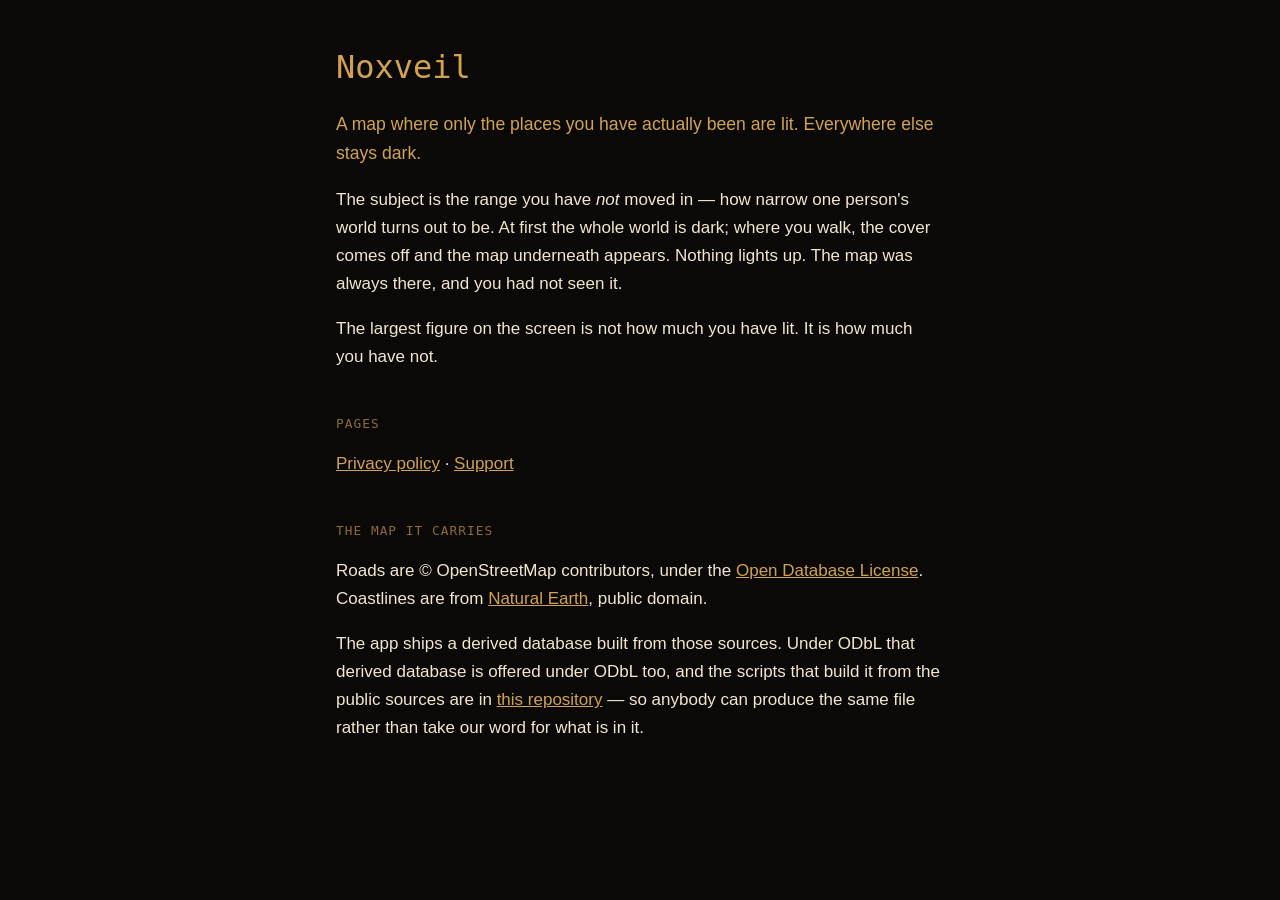
<file: index.html>
<!doctype html>
<meta charset="utf-8">
<meta name="viewport" content="width=device-width, initial-scale=1">
<title>Noxveil</title>
<link rel="stylesheet" href="style.css">
<main>
  <h1>Noxveil</h1>
  <p class="lede">A map where only the places you have actually been are lit.
  Everywhere else stays dark.</p>

  <p>The subject is the range you have <em>not</em> moved in — how narrow one
  person's world turns out to be. At first the whole world is dark; where you
  walk, the cover comes off and the map underneath appears. Nothing lights up.
  The map was always there, and you had not seen it.</p>

  <p>The largest figure on the screen is not how much you have lit. It is how
  much you have not.</p>

  <h2>Pages</h2>
  <p><a href="privacy.html">Privacy policy</a> · <a href="support.html">Support</a></p>

  <h2>The map it carries</h2>
  <p>Roads are © OpenStreetMap contributors, under the
  <a href="https://opendatacommons.org/licenses/odbl/">Open Database License</a>.
  Coastlines are from <a href="https://www.naturalearthdata.com/">Natural Earth</a>,
  public domain.</p>

  <p>The app ships a derived database built from those sources. Under ODbL that
  derived database is offered under ODbL too, and the scripts that build it from
  the public sources are in <a href="https://github.com/noriyukitakakura-hash/noxveil">this
  repository</a> — so anybody can produce the same file rather than take our word
  for what is in it.</p>
</main>
</file>
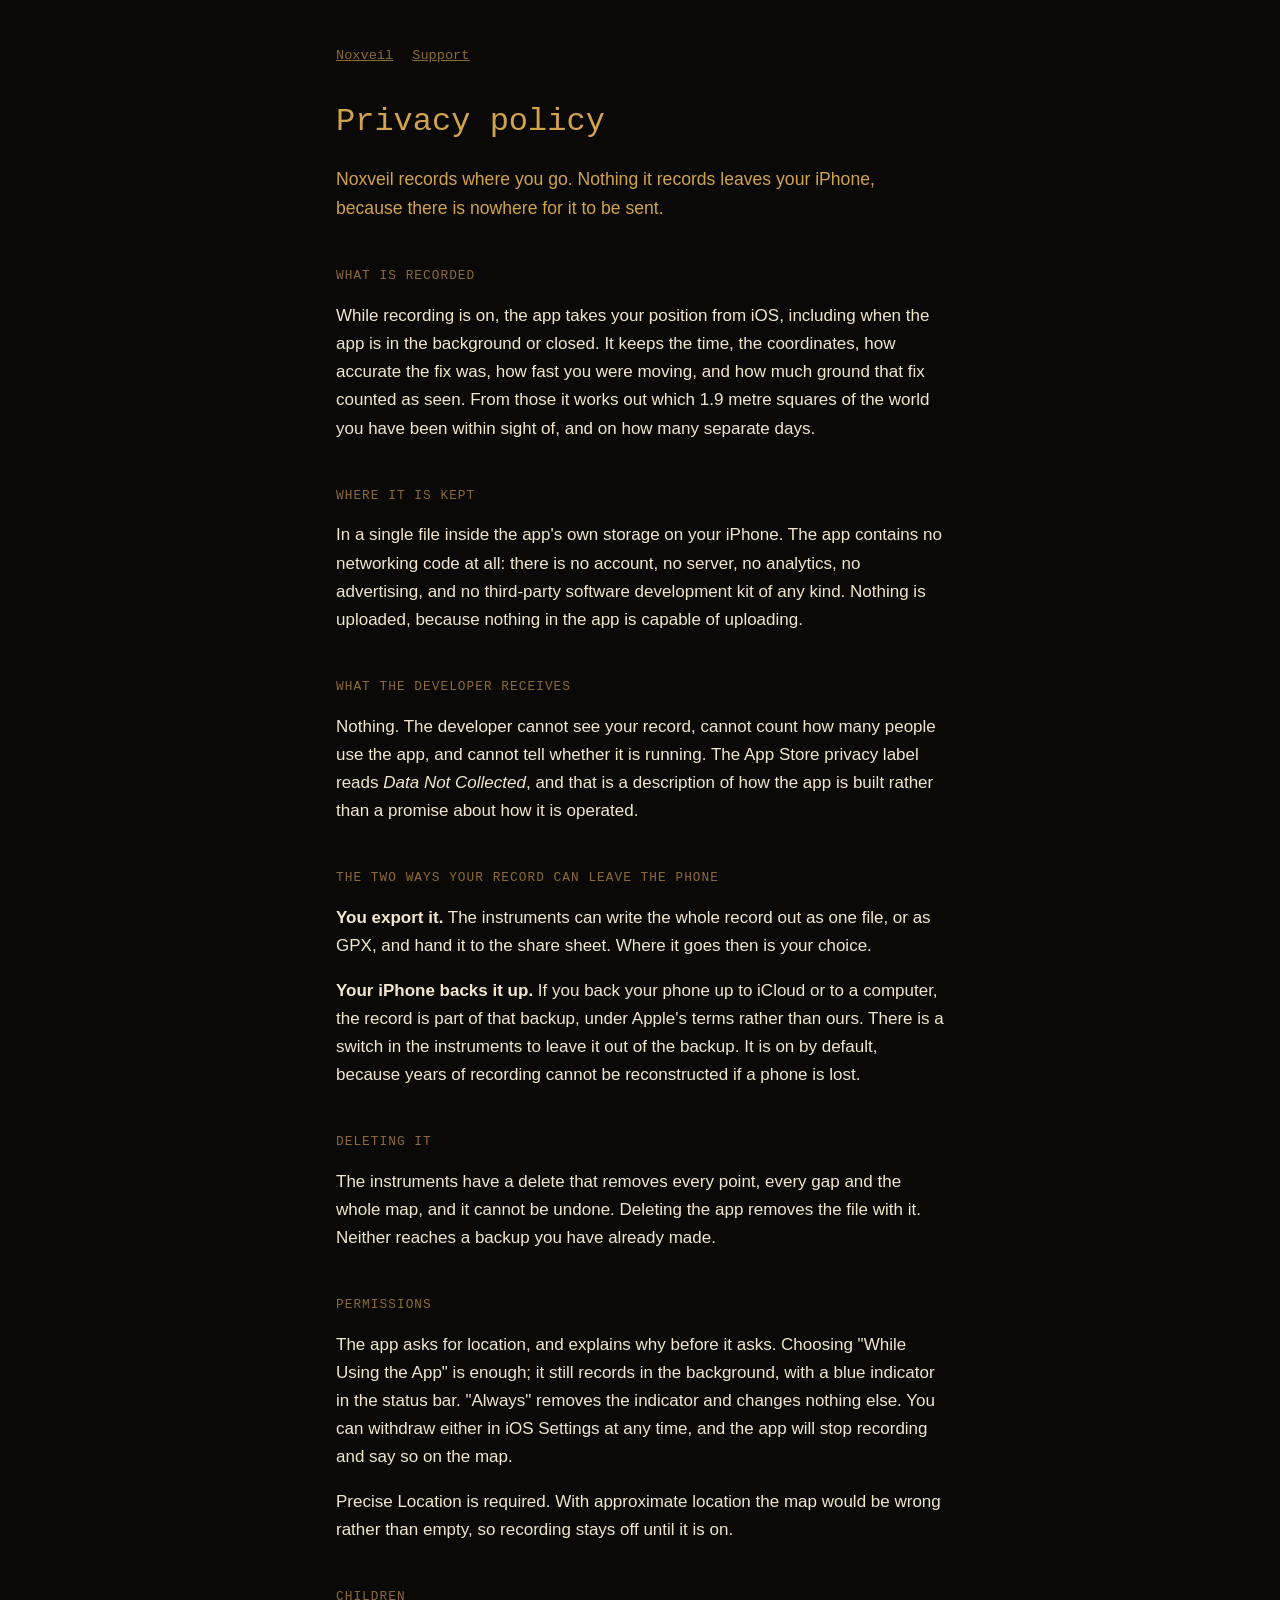
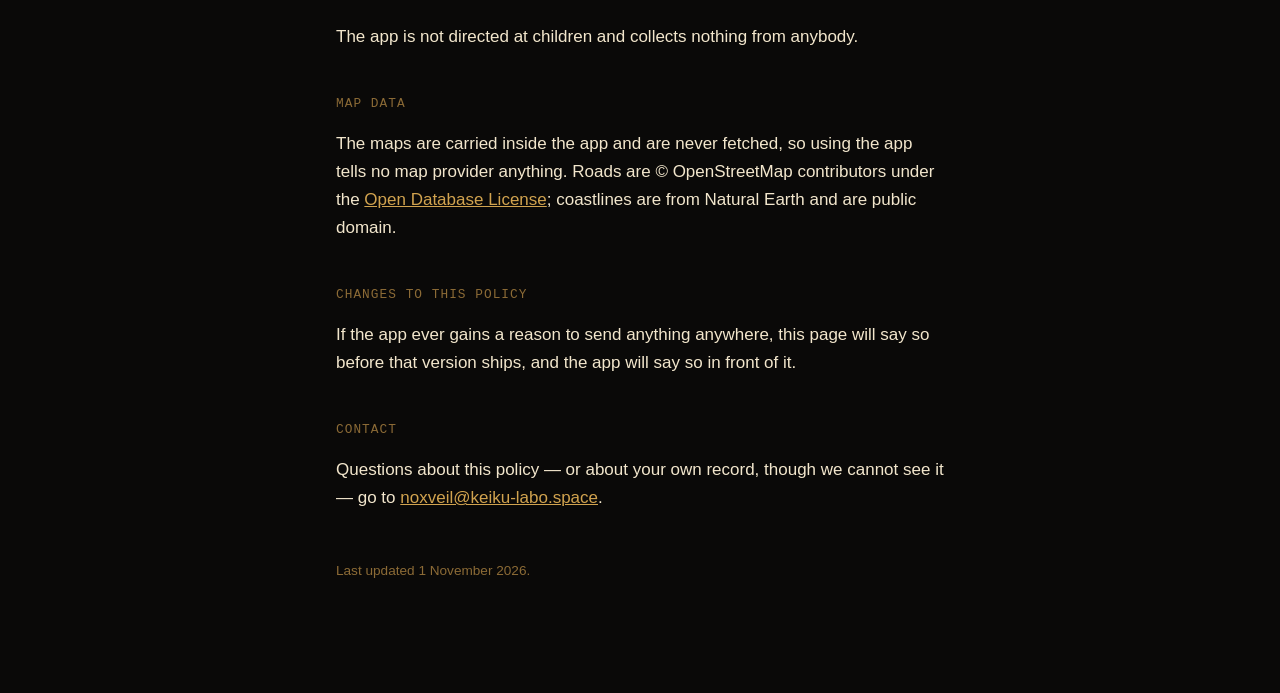
<file: privacy.html>
<!doctype html>
<meta charset="utf-8">
<meta name="viewport" content="width=device-width, initial-scale=1">
<title>Noxveil — Privacy policy</title>
<link rel="stylesheet" href="style.css">
<main>
  <nav><a href="index.html">Noxveil</a><a href="support.html">Support</a></nav>
  <h1>Privacy policy</h1>

  <p class="lede">Noxveil records where you go. Nothing it records leaves your
  iPhone, because there is nowhere for it to be sent.</p>

  <h2>What is recorded</h2>
  <p>While recording is on, the app takes your position from iOS, including
  when the app is in the background or closed. It keeps the time, the
  coordinates, how accurate the fix was, how fast you were moving, and how much
  ground that fix counted as seen. From those it works out which 1.9 metre
  squares of the world you have been within sight of, and on how many separate
  days.</p>

  <h2>Where it is kept</h2>
  <p>In a single file inside the app's own storage on your iPhone. The app
  contains no networking code at all: there is no account, no server, no
  analytics, no advertising, and no third-party software development kit of any
  kind. Nothing is uploaded, because nothing in the app is capable of
  uploading.</p>

  <h2>What the developer receives</h2>
  <p>Nothing. The developer cannot see your record, cannot count how many
  people use the app, and cannot tell whether it is running. The App Store
  privacy label reads <em>Data Not Collected</em>, and that is a description of
  how the app is built rather than a promise about how it is operated.</p>

  <h2>The two ways your record can leave the phone</h2>
  <p><strong>You export it.</strong> The instruments can write the whole record
  out as one file, or as GPX, and hand it to the share sheet. Where it goes
  then is your choice.</p>
  <p><strong>Your iPhone backs it up.</strong> If you back your phone up to
  iCloud or to a computer, the record is part of that backup, under Apple's
  terms rather than ours. There is a switch in the instruments to leave it out
  of the backup. It is on by default, because years of recording cannot be
  reconstructed if a phone is lost.</p>

  <h2>Deleting it</h2>
  <p>The instruments have a delete that removes every point, every gap and the
  whole map, and it cannot be undone. Deleting the app removes the file with
  it. Neither reaches a backup you have already made.</p>

  <h2>Permissions</h2>
  <p>The app asks for location, and explains why before it asks. Choosing
  "While Using the App" is enough; it still records in the background, with a
  blue indicator in the status bar. "Always" removes the indicator and changes
  nothing else. You can withdraw either in iOS Settings at any time, and the
  app will stop recording and say so on the map.</p>
  <p>Precise Location is required. With approximate location the map would be
  wrong rather than empty, so recording stays off until it is on.</p>

  <h2>Children</h2>
  <p>The app is not directed at children and collects nothing from anybody.</p>

  <h2>Map data</h2>
  <p>The maps are carried inside the app and are never fetched, so using the
  app tells no map provider anything. Roads are © OpenStreetMap contributors
  under the <a href="https://opendatacommons.org/licenses/odbl/">Open Database
  License</a>; coastlines are from Natural Earth and are public domain.</p>

  <h2>Changes to this policy</h2>
  <p>If the app ever gains a reason to send anything anywhere, this page will
  say so before that version ships, and the app will say so in front of it.</p>

  <h2>Contact</h2>
  <p>Questions about this policy — or about your own record, though we cannot
  see it — go to
  <a href="mailto:noxveil@keiku-labo.space">noxveil@keiku-labo.space</a>.</p>

  <p class="date">Last updated 1 November 2026.</p>
</main>
</file>
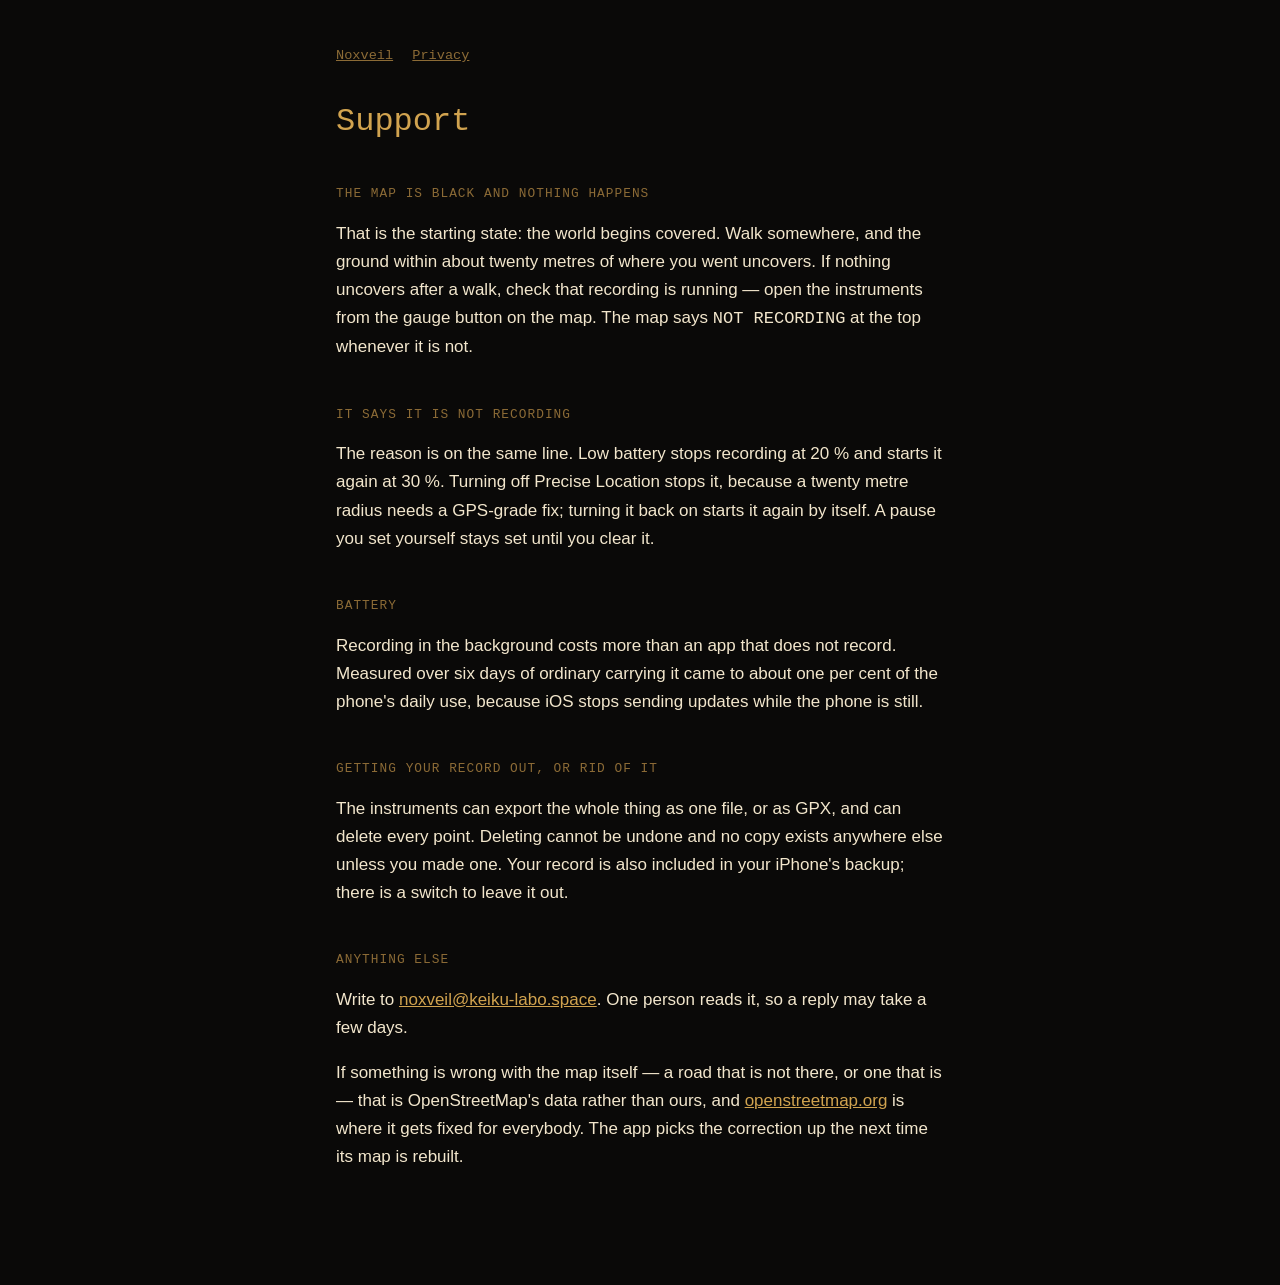
<file: support.html>
<!doctype html>
<meta charset="utf-8">
<meta name="viewport" content="width=device-width, initial-scale=1">
<title>Noxveil — Support</title>
<link rel="stylesheet" href="style.css">
<main>
  <nav><a href="index.html">Noxveil</a><a href="privacy.html">Privacy</a></nav>
  <h1>Support</h1>

  <h2>The map is black and nothing happens</h2>
  <p>That is the starting state: the world begins covered. Walk somewhere, and
  the ground within about twenty metres of where you went uncovers. If nothing
  uncovers after a walk, check that recording is running — open the instruments
  from the gauge button on the map. The map says <code>NOT RECORDING</code> at
  the top whenever it is not.</p>

  <h2>It says it is not recording</h2>
  <p>The reason is on the same line. Low battery stops recording at 20 % and
  starts it again at 30 %. Turning off Precise Location stops it, because a
  twenty metre radius needs a GPS-grade fix; turning it back on starts it again
  by itself. A pause you set yourself stays set until you clear it.</p>

  <h2>Battery</h2>
  <p>Recording in the background costs more than an app that does not record.
  Measured over six days of ordinary carrying it came to about one per cent of
  the phone's daily use, because iOS stops sending updates while the phone is
  still.</p>

  <h2>Getting your record out, or rid of it</h2>
  <p>The instruments can export the whole thing as one file, or as GPX, and can
  delete every point. Deleting cannot be undone and no copy exists anywhere
  else unless you made one. Your record is also included in your iPhone's
  backup; there is a switch to leave it out.</p>

  <h2>Anything else</h2>
  <p>Write to <a href="mailto:noxveil@keiku-labo.space">noxveil@keiku-labo.space</a>.
  One person reads it, so a reply may take a few days.</p>

  <p>If something is wrong with the map itself — a road that is not there, or
  one that is — that is OpenStreetMap's data rather than ours, and
  <a href="https://www.openstreetmap.org/">openstreetmap.org</a> is where it
  gets fixed for everybody. The app picks the correction up the next time its
  map is rebuilt.</p>
</main>
</file>
<file: style.css>
/* The app's own palette: paper on dark, amber for anything that leads. */
:root {
  --ink: #d1a34f;
  --dim: #8c6b36;
  --paper: #f2e6cc;
  --dark: #0a0908;
}
* { box-sizing: border-box; }
body {
  margin: 0;
  padding: 3rem 1.5rem 6rem;
  background: var(--dark);
  color: var(--paper);
  font: 17px/1.65 -apple-system, BlinkMacSystemFont, "Helvetica Neue", sans-serif;
}
main { max-width: 38rem; margin: 0 auto; }
h1 {
  font: 300 2rem/1.2 ui-monospace, SFMono-Regular, Menlo, monospace;
  color: var(--ink);
  margin: 0 0 1.5rem;
}
h2 {
  font: 400 0.8rem/1.4 ui-monospace, SFMono-Regular, Menlo, monospace;
  text-transform: uppercase;
  letter-spacing: 0.08em;
  color: var(--dim);
  margin: 2.75rem 0 0.6rem;
}
a { color: var(--ink); }
.lede { color: var(--ink); font-size: 1.1rem; }
.date { color: var(--dim); font-size: 0.85rem; margin-top: 3rem; }
nav { margin-bottom: 2.5rem; font: 0.85rem ui-monospace, SFMono-Regular, Menlo, monospace; }
nav a { margin-right: 1.2rem; color: var(--dim); }
</file>
